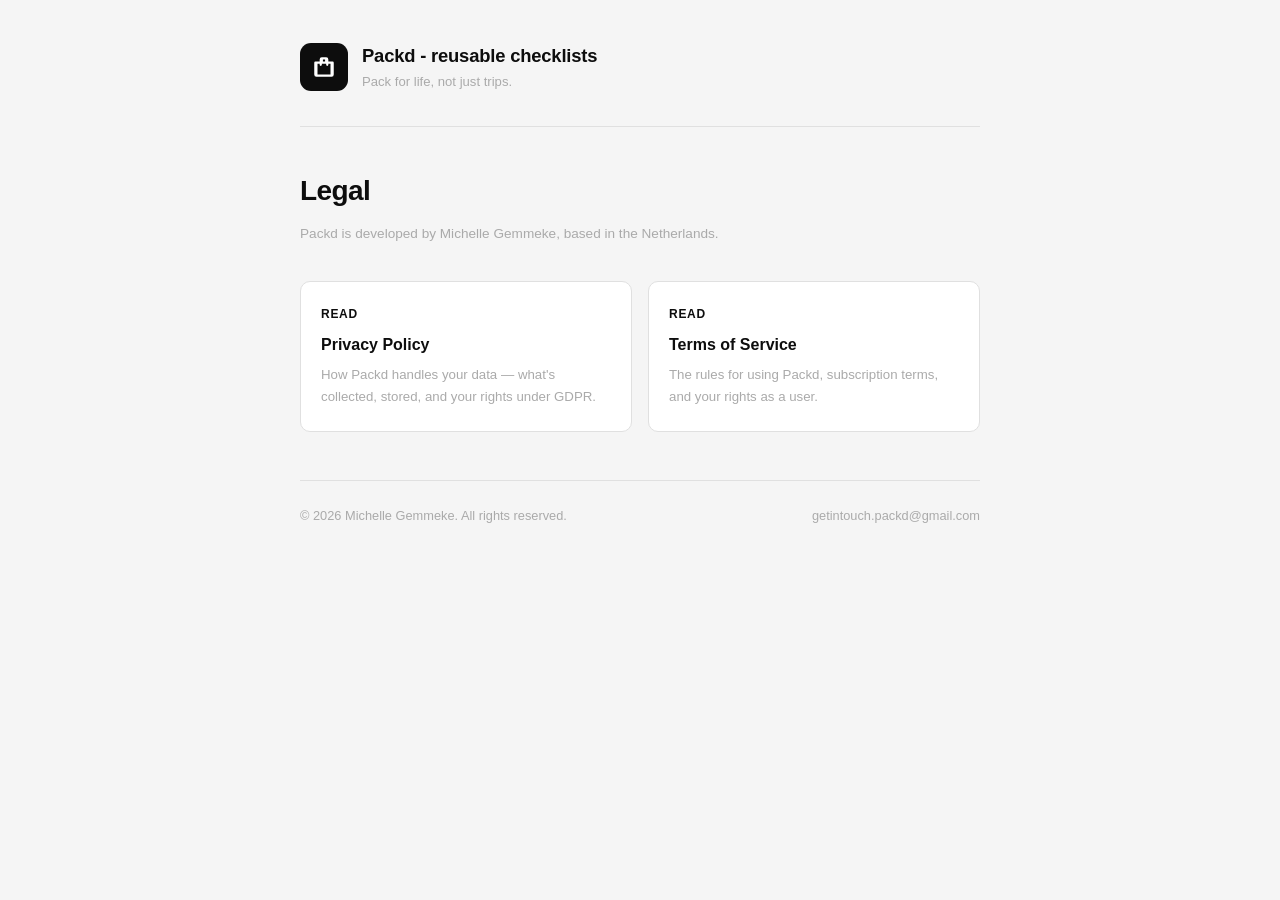
<file: index.html>
<!DOCTYPE html>
<html lang="en">
<head>
  <meta charset="UTF-8" />
  <meta name="viewport" content="width=device-width, initial-scale=1.0" />
  <title>Packd – Legal</title>
  <link rel="stylesheet" href="style.css" />
</head>
<body>

  <header>
    <div class="header-inner">
      <div class="app-icon">
        <svg viewBox="0 0 24 24" xmlns="http://www.w3.org/2000/svg">
          <path d="M20 7h-4V5a2 2 0 0 0-2-2h-4a2 2 0 0 0-2 2v2H4a1 1 0 0 0-1 1v11a2 2 0 0 0 2 2h14a2 2 0 0 0 2-2V8a1 1 0 0 0-1-1zm-9-2h2v2h-2V5zm7 14H6V9h2v1a1 1 0 0 0 2 0V9h4v1a1 1 0 0 0 2 0V9h2v10z"/>
        </svg>
      </div>
      <div class="brand">
        <h1>Packd - reusable checklists</h1>
        <p>Pack for life, not just trips.</p>
      </div>
    </div>
  </header>

  <main>
    <h1 class="page-title">Legal</h1>
    <p class="last-updated">Packd is developed by Michelle Gemmeke, based in the Netherlands.</p>

    <div class="card-grid">
      <a class="card" href="privacy/">
        <div class="card-label">Read</div>
        <h2>Privacy Policy</h2>
        <p>How Packd handles your data — what's collected, stored, and your rights under GDPR.</p>
      </a>
      <a class="card" href="terms/">
        <div class="card-label">Read</div>
        <h2>Terms of Service</h2>
        <p>The rules for using Packd, subscription terms, and your rights as a user.</p>
      </a>
    </div>
  </main>

  <footer>
    <p>&copy; 2026 Michelle Gemmeke. All rights reserved.</p>
    <p><a href="mailto:getintouch.packd@gmail.com">getintouch.packd@gmail.com</a></p>
  </footer>

</body>
</html>
</file>
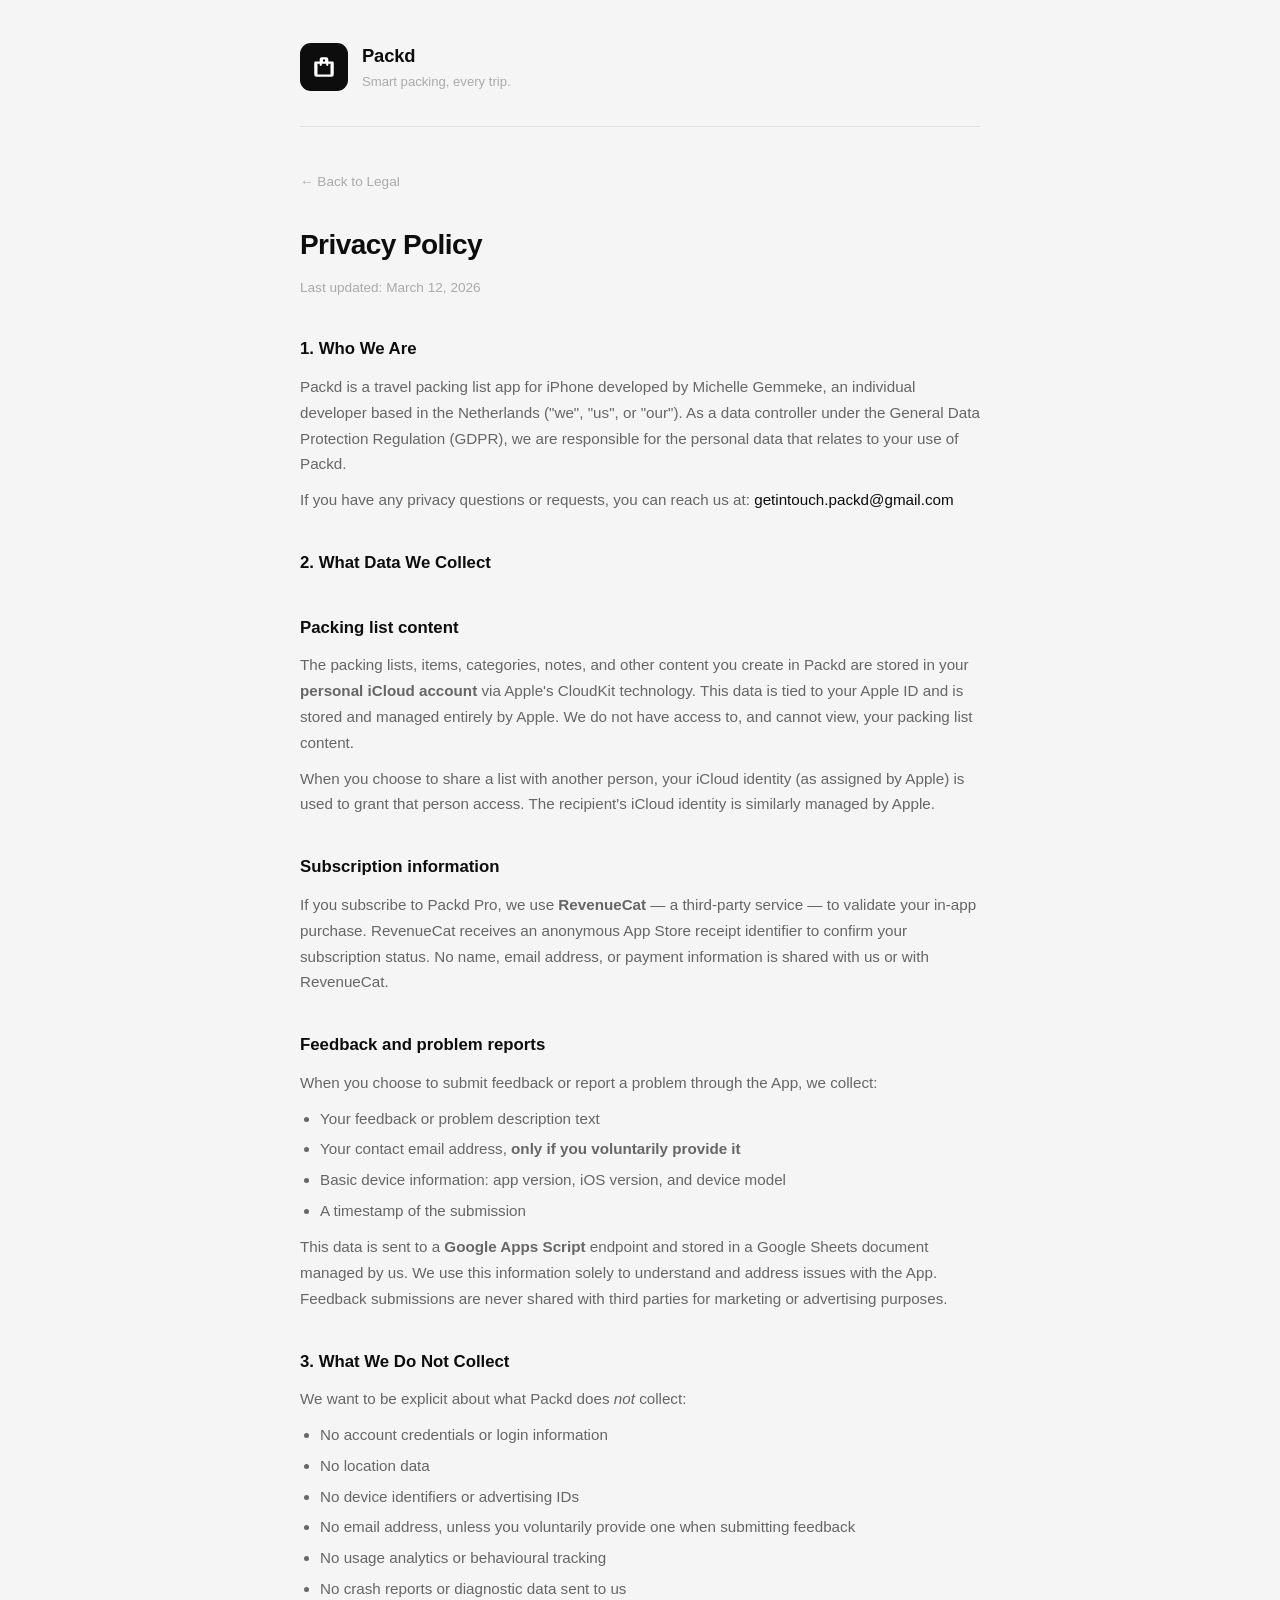
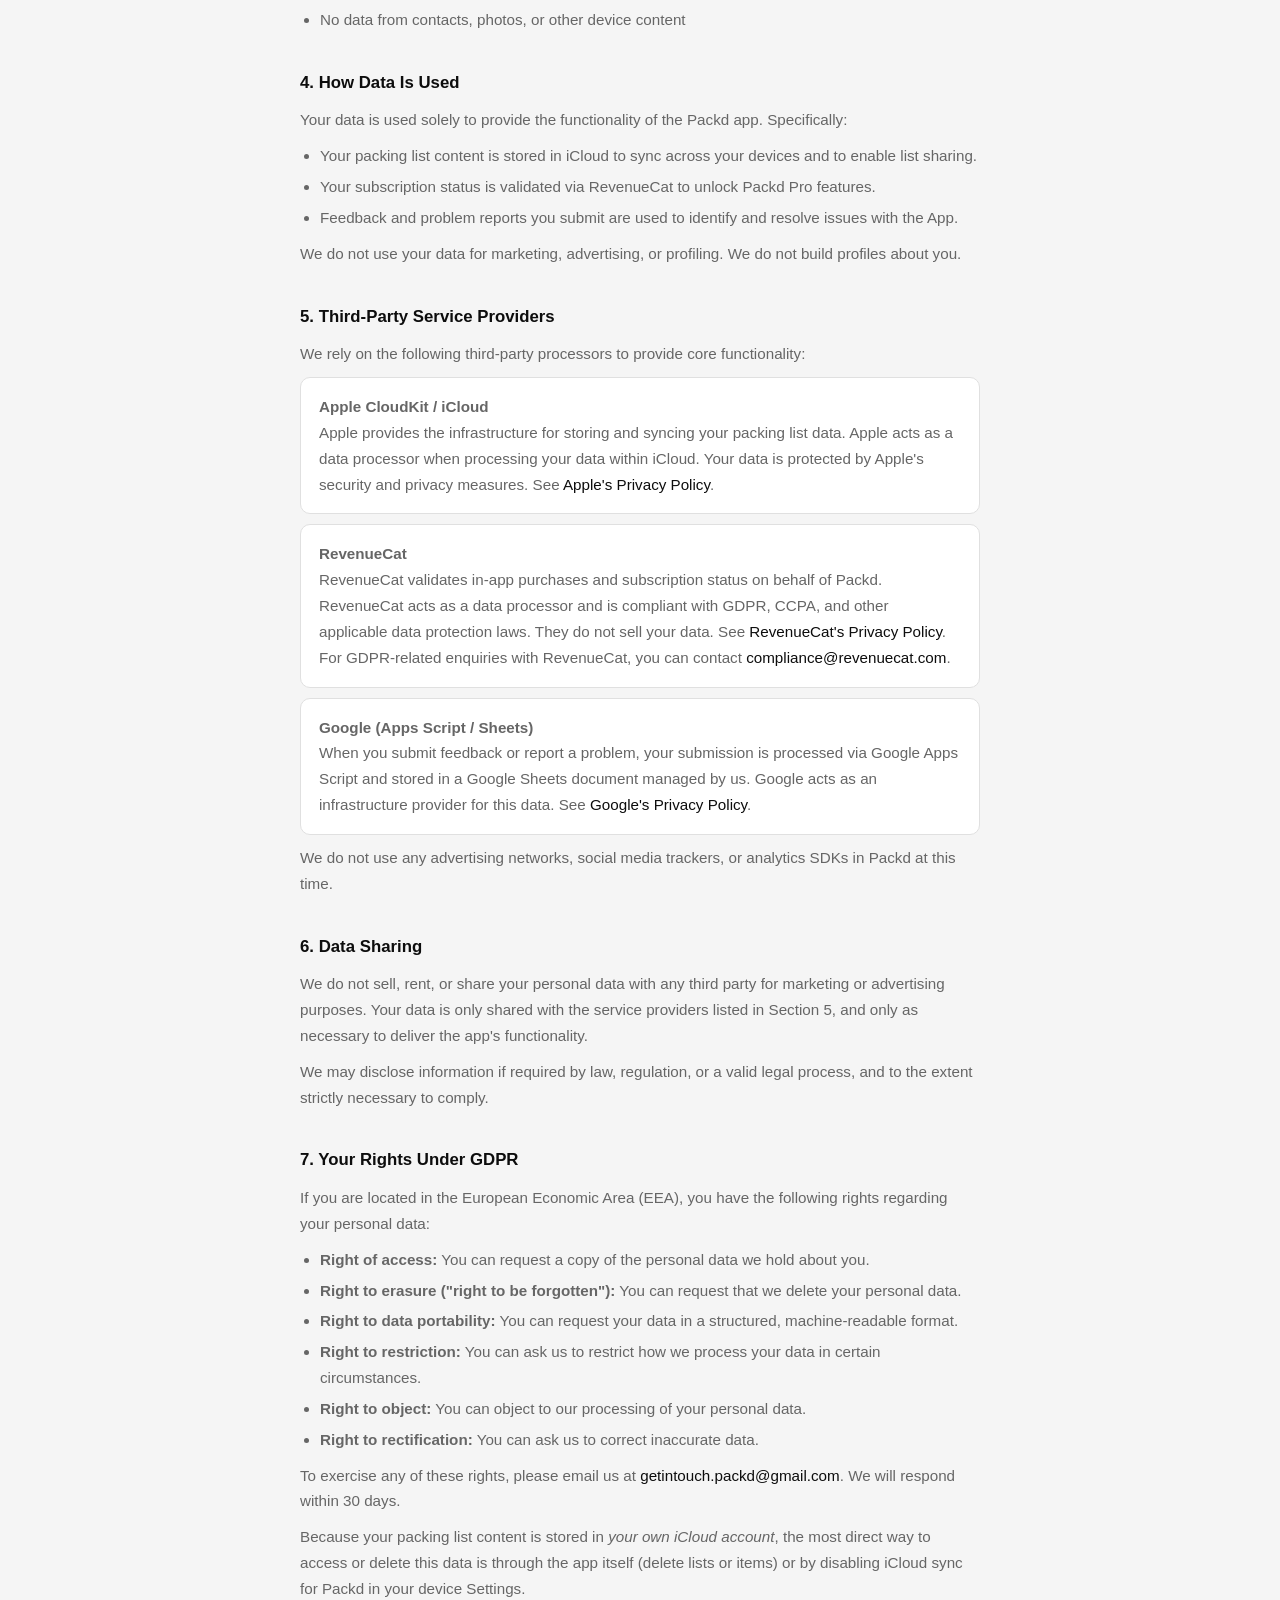
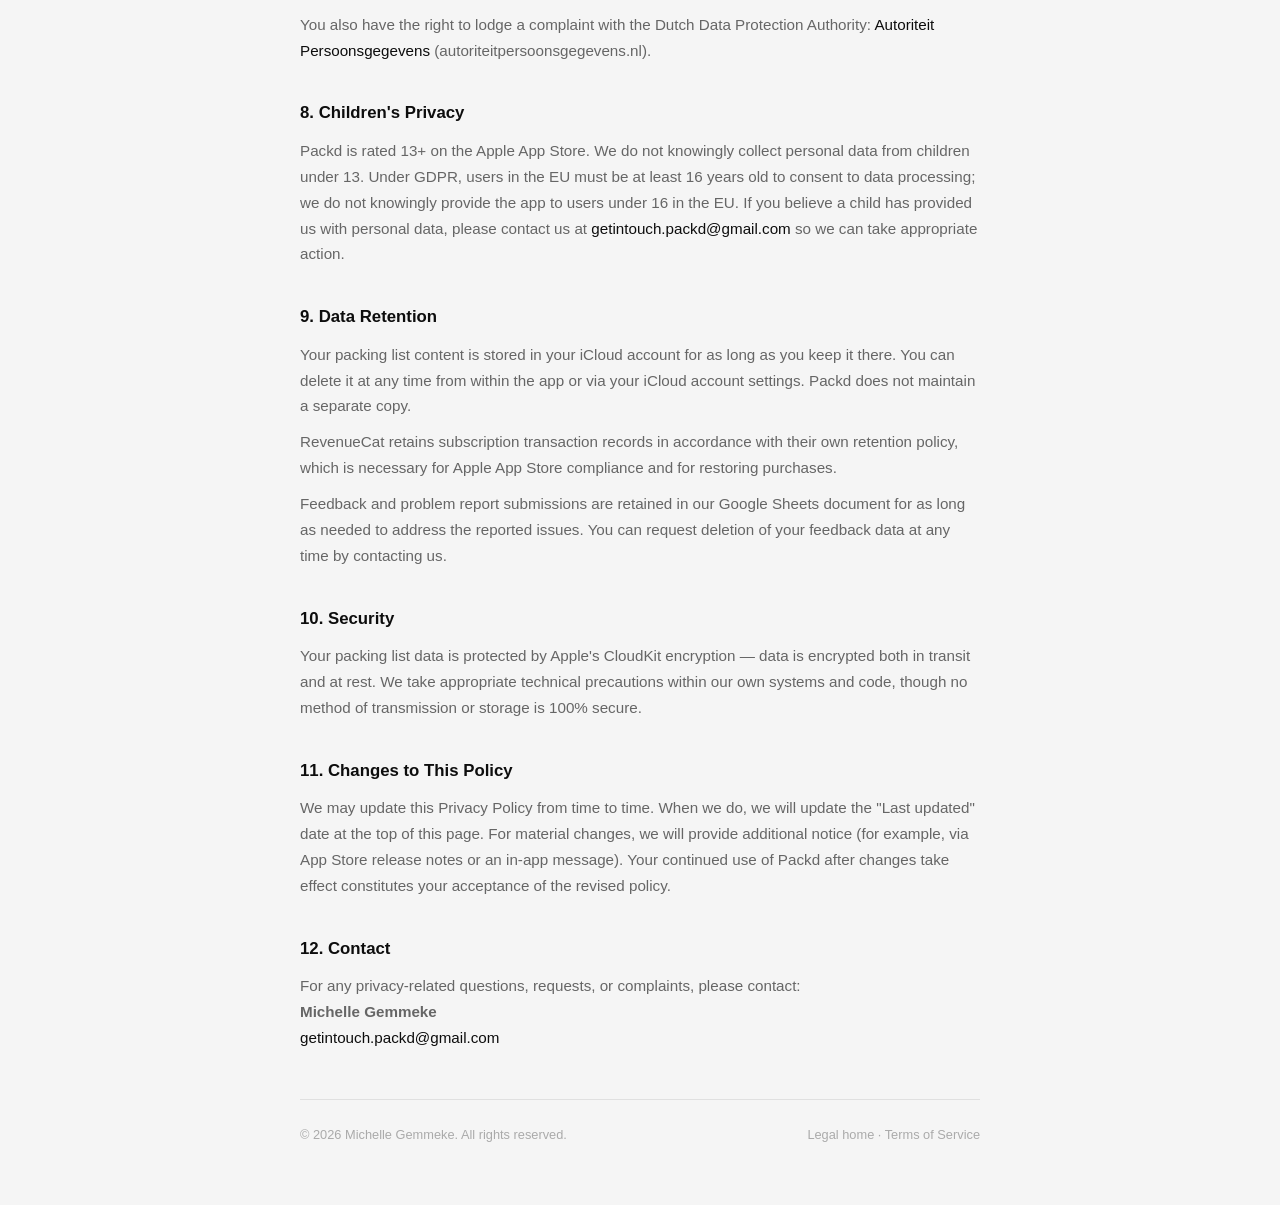
<file: privacy/index.html>
<!DOCTYPE html>
<html lang="en">
<head>
  <meta charset="UTF-8" />
  <meta name="viewport" content="width=device-width, initial-scale=1.0" />
  <title>Privacy Policy – Packd</title>
  <link rel="stylesheet" href="../style.css" />
</head>
<body>

  <header>
    <div class="header-inner">
      <div class="app-icon">
        <svg viewBox="0 0 24 24" xmlns="http://www.w3.org/2000/svg">
          <path d="M20 7h-4V5a2 2 0 0 0-2-2h-4a2 2 0 0 0-2 2v2H4a1 1 0 0 0-1 1v11a2 2 0 0 0 2 2h14a2 2 0 0 0 2-2V8a1 1 0 0 0-1-1zm-9-2h2v2h-2V5zm7 14H6V9h2v1a1 1 0 0 0 2 0V9h4v1a1 1 0 0 0 2 0V9h2v10z"/>
        </svg>
      </div>
      <div class="brand">
        <h1>Packd</h1>
        <p>Smart packing, every trip.</p>
      </div>
    </div>
  </header>

  <main>
    <a class="back-link" href="../">← Back to Legal</a>

    <h1 class="page-title">Privacy Policy</h1>
    <p class="last-updated">Last updated: March 12, 2026</p>

    <section>
      <h2>1. Who We Are</h2>
      <p>Packd is a travel packing list app for iPhone developed by Michelle Gemmeke, an individual developer based in the Netherlands ("we", "us", or "our"). As a data controller under the General Data Protection Regulation (GDPR), we are responsible for the personal data that relates to your use of Packd.</p>
      <p>If you have any privacy questions or requests, you can reach us at: <a href="mailto:getintouch.packd@gmail.com">getintouch.packd@gmail.com</a></p>
    </section>

    <section>
      <h2>2. What Data We Collect</h2>

      <h2>Packing list content</h2>
      <p>The packing lists, items, categories, notes, and other content you create in Packd are stored in your <strong>personal iCloud account</strong> via Apple's CloudKit technology. This data is tied to your Apple ID and is stored and managed entirely by Apple. We do not have access to, and cannot view, your packing list content.</p>
      <p>When you choose to share a list with another person, your iCloud identity (as assigned by Apple) is used to grant that person access. The recipient's iCloud identity is similarly managed by Apple.</p>

      <h2>Subscription information</h2>
      <p>If you subscribe to Packd Pro, we use <strong>RevenueCat</strong> — a third-party service — to validate your in-app purchase. RevenueCat receives an anonymous App Store receipt identifier to confirm your subscription status. No name, email address, or payment information is shared with us or with RevenueCat.</p>

      <h2>Feedback and problem reports</h2>
      <p>When you choose to submit feedback or report a problem through the App, we collect:</p>
      <ul>
        <li>Your feedback or problem description text</li>
        <li>Your contact email address, <strong>only if you voluntarily provide it</strong></li>
        <li>Basic device information: app version, iOS version, and device model</li>
        <li>A timestamp of the submission</li>
      </ul>
      <p>This data is sent to a <strong>Google Apps Script</strong> endpoint and stored in a Google Sheets document managed by us. We use this information solely to understand and address issues with the App. Feedback submissions are never shared with third parties for marketing or advertising purposes.</p>
    </section>

    <section>
      <h2>3. What We Do Not Collect</h2>
      <p>We want to be explicit about what Packd does <em>not</em> collect:</p>
      <ul>
        <li>No account credentials or login information</li>
        <li>No location data</li>
        <li>No device identifiers or advertising IDs</li>
        <li>No email address, unless you voluntarily provide one when submitting feedback</li>
        <li>No usage analytics or behavioural tracking</li>
        <li>No crash reports or diagnostic data sent to us</li>
        <li>No data from contacts, photos, or other device content</li>
      </ul>
    </section>

    <section>
      <h2>4. How Data Is Used</h2>
      <p>Your data is used solely to provide the functionality of the Packd app. Specifically:</p>
      <ul>
        <li>Your packing list content is stored in iCloud to sync across your devices and to enable list sharing.</li>
        <li>Your subscription status is validated via RevenueCat to unlock Packd Pro features.</li>
        <li>Feedback and problem reports you submit are used to identify and resolve issues with the App.</li>
      </ul>
      <p>We do not use your data for marketing, advertising, or profiling. We do not build profiles about you.</p>
    </section>

    <section>
      <h2>5. Third-Party Service Providers</h2>
      <p>We rely on the following third-party processors to provide core functionality:</p>

      <div class="info-box">
        <p><strong>Apple CloudKit / iCloud</strong><br>
        Apple provides the infrastructure for storing and syncing your packing list data. Apple acts as a data processor when processing your data within iCloud. Your data is protected by Apple's security and privacy measures. See <a href="https://www.apple.com/privacy/" target="_blank" rel="noopener">Apple's Privacy Policy</a>.</p>
      </div>

      <div class="info-box">
        <p><strong>RevenueCat</strong><br>
        RevenueCat validates in-app purchases and subscription status on behalf of Packd. RevenueCat acts as a data processor and is compliant with GDPR, CCPA, and other applicable data protection laws. They do not sell your data. See <a href="https://www.revenuecat.com/privacy/" target="_blank" rel="noopener">RevenueCat's Privacy Policy</a>. For GDPR-related enquiries with RevenueCat, you can contact <a href="mailto:compliance@revenuecat.com">compliance@revenuecat.com</a>.</p>
      </div>

      <div class="info-box">
        <p><strong>Google (Apps Script / Sheets)</strong><br>
        When you submit feedback or report a problem, your submission is processed via Google Apps Script and stored in a Google Sheets document managed by us. Google acts as an infrastructure provider for this data. See <a href="https://policies.google.com/privacy" target="_blank" rel="noopener">Google's Privacy Policy</a>.</p>
      </div>

      <p>We do not use any advertising networks, social media trackers, or analytics SDKs in Packd at this time.</p>
    </section>

    <section>
      <h2>6. Data Sharing</h2>
      <p>We do not sell, rent, or share your personal data with any third party for marketing or advertising purposes. Your data is only shared with the service providers listed in Section 5, and only as necessary to deliver the app's functionality.</p>
      <p>We may disclose information if required by law, regulation, or a valid legal process, and to the extent strictly necessary to comply.</p>
    </section>

    <section>
      <h2>7. Your Rights Under GDPR</h2>
      <p>If you are located in the European Economic Area (EEA), you have the following rights regarding your personal data:</p>
      <ul>
        <li><strong>Right of access:</strong> You can request a copy of the personal data we hold about you.</li>
        <li><strong>Right to erasure ("right to be forgotten"):</strong> You can request that we delete your personal data.</li>
        <li><strong>Right to data portability:</strong> You can request your data in a structured, machine-readable format.</li>
        <li><strong>Right to restriction:</strong> You can ask us to restrict how we process your data in certain circumstances.</li>
        <li><strong>Right to object:</strong> You can object to our processing of your personal data.</li>
        <li><strong>Right to rectification:</strong> You can ask us to correct inaccurate data.</li>
      </ul>
      <p>To exercise any of these rights, please email us at <a href="mailto:getintouch.packd@gmail.com">getintouch.packd@gmail.com</a>. We will respond within 30 days.</p>
      <p>Because your packing list content is stored in <em>your own iCloud account</em>, the most direct way to access or delete this data is through the app itself (delete lists or items) or by disabling iCloud sync for Packd in your device Settings.</p>
      <p>You also have the right to lodge a complaint with the Dutch Data Protection Authority: <a href="https://www.autoriteitpersoonsgegevens.nl" target="_blank" rel="noopener">Autoriteit Persoonsgegevens</a> (autoriteitpersoonsgegevens.nl).</p>
    </section>

    <section>
      <h2>8. Children's Privacy</h2>
      <p>Packd is rated 13+ on the Apple App Store. We do not knowingly collect personal data from children under 13. Under GDPR, users in the EU must be at least 16 years old to consent to data processing; we do not knowingly provide the app to users under 16 in the EU. If you believe a child has provided us with personal data, please contact us at <a href="mailto:getintouch.packd@gmail.com">getintouch.packd@gmail.com</a> so we can take appropriate action.</p>
    </section>

    <section>
      <h2>9. Data Retention</h2>
      <p>Your packing list content is stored in your iCloud account for as long as you keep it there. You can delete it at any time from within the app or via your iCloud account settings. Packd does not maintain a separate copy.</p>
      <p>RevenueCat retains subscription transaction records in accordance with their own retention policy, which is necessary for Apple App Store compliance and for restoring purchases.</p>
      <p>Feedback and problem report submissions are retained in our Google Sheets document for as long as needed to address the reported issues. You can request deletion of your feedback data at any time by contacting us.</p>
    </section>

    <section>
      <h2>10. Security</h2>
      <p>Your packing list data is protected by Apple's CloudKit encryption — data is encrypted both in transit and at rest. We take appropriate technical precautions within our own systems and code, though no method of transmission or storage is 100% secure.</p>
    </section>

    <section>
      <h2>11. Changes to This Policy</h2>
      <p>We may update this Privacy Policy from time to time. When we do, we will update the "Last updated" date at the top of this page. For material changes, we will provide additional notice (for example, via App Store release notes or an in-app message). Your continued use of Packd after changes take effect constitutes your acceptance of the revised policy.</p>
    </section>

    <section>
      <h2>12. Contact</h2>
      <p>For any privacy-related questions, requests, or complaints, please contact:<br>
      <strong>Michelle Gemmeke</strong><br>
      <a href="mailto:getintouch.packd@gmail.com">getintouch.packd@gmail.com</a></p>
    </section>
  </main>

  <footer>
    <p>&copy; 2026 Michelle Gemmeke. All rights reserved.</p>
    <p><a href="../">Legal home</a> &middot; <a href="../terms/">Terms of Service</a></p>
  </footer>

</body>
</html>
</file>
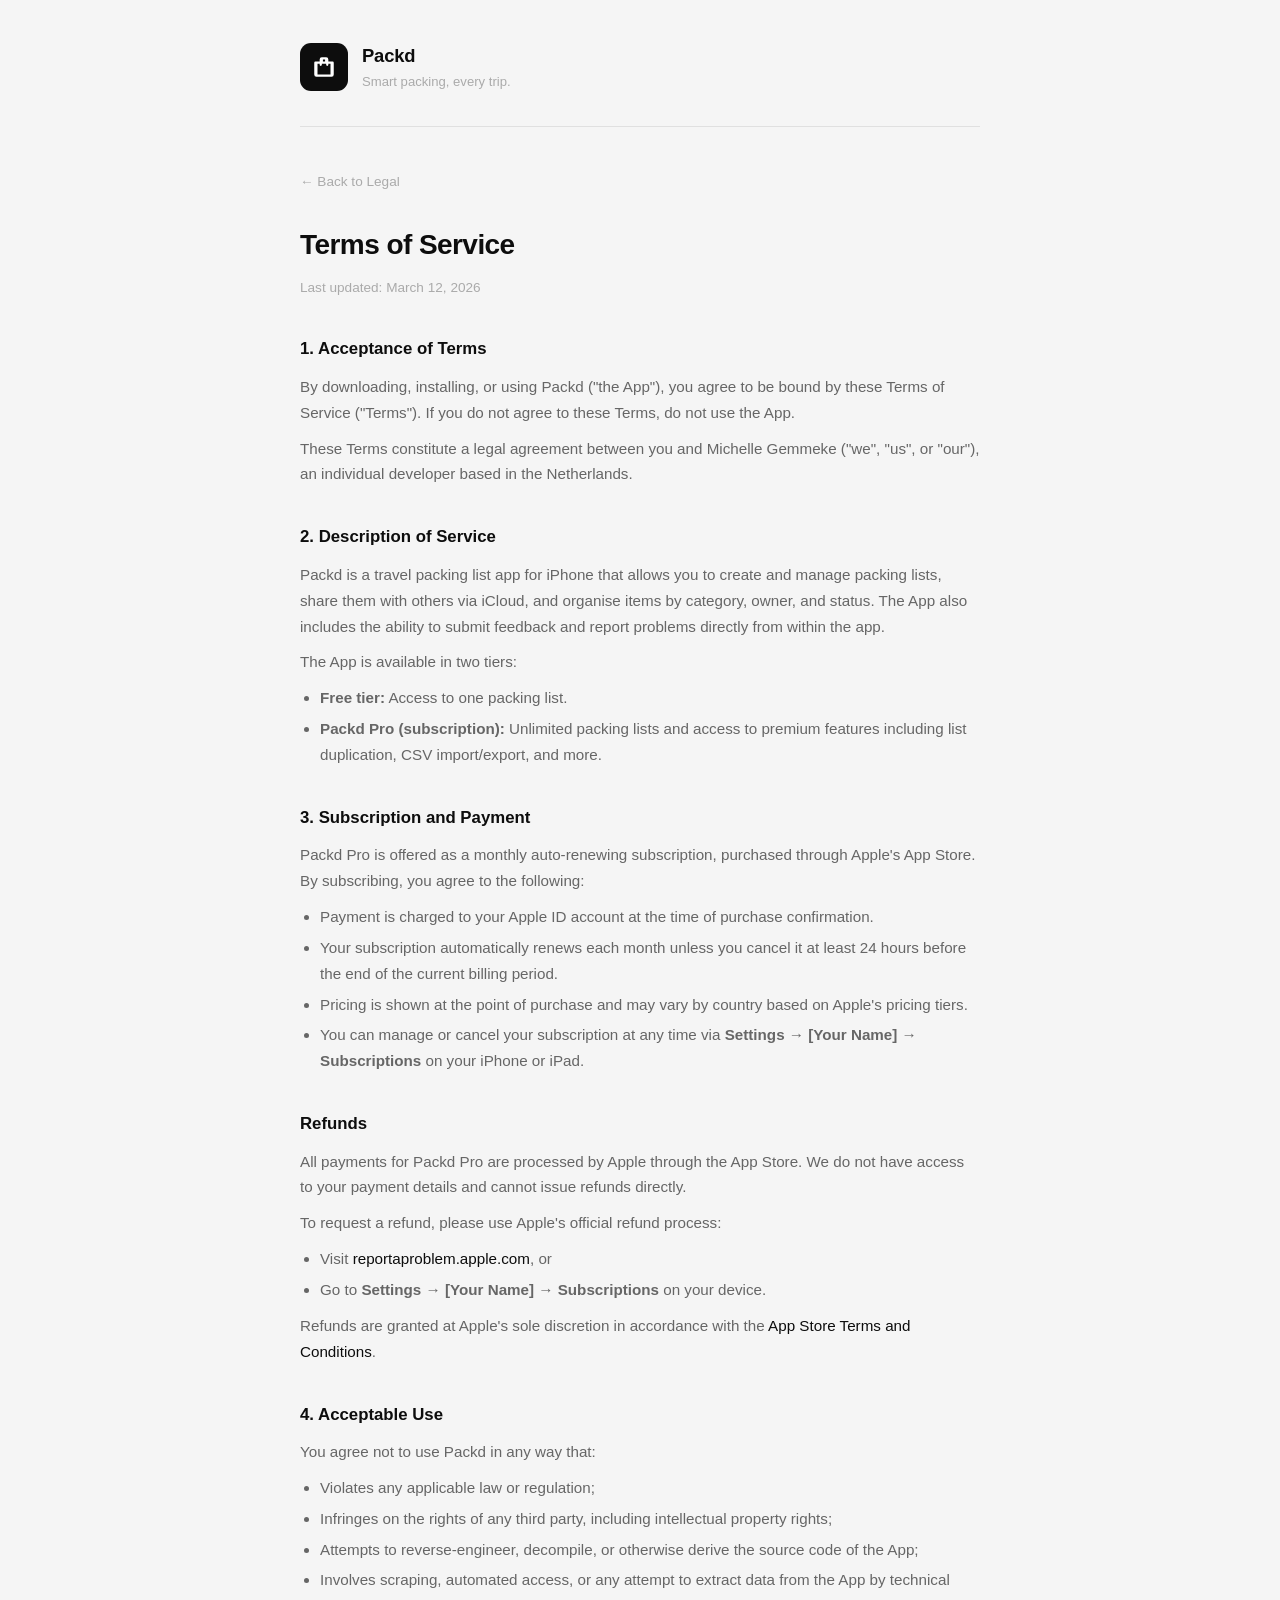
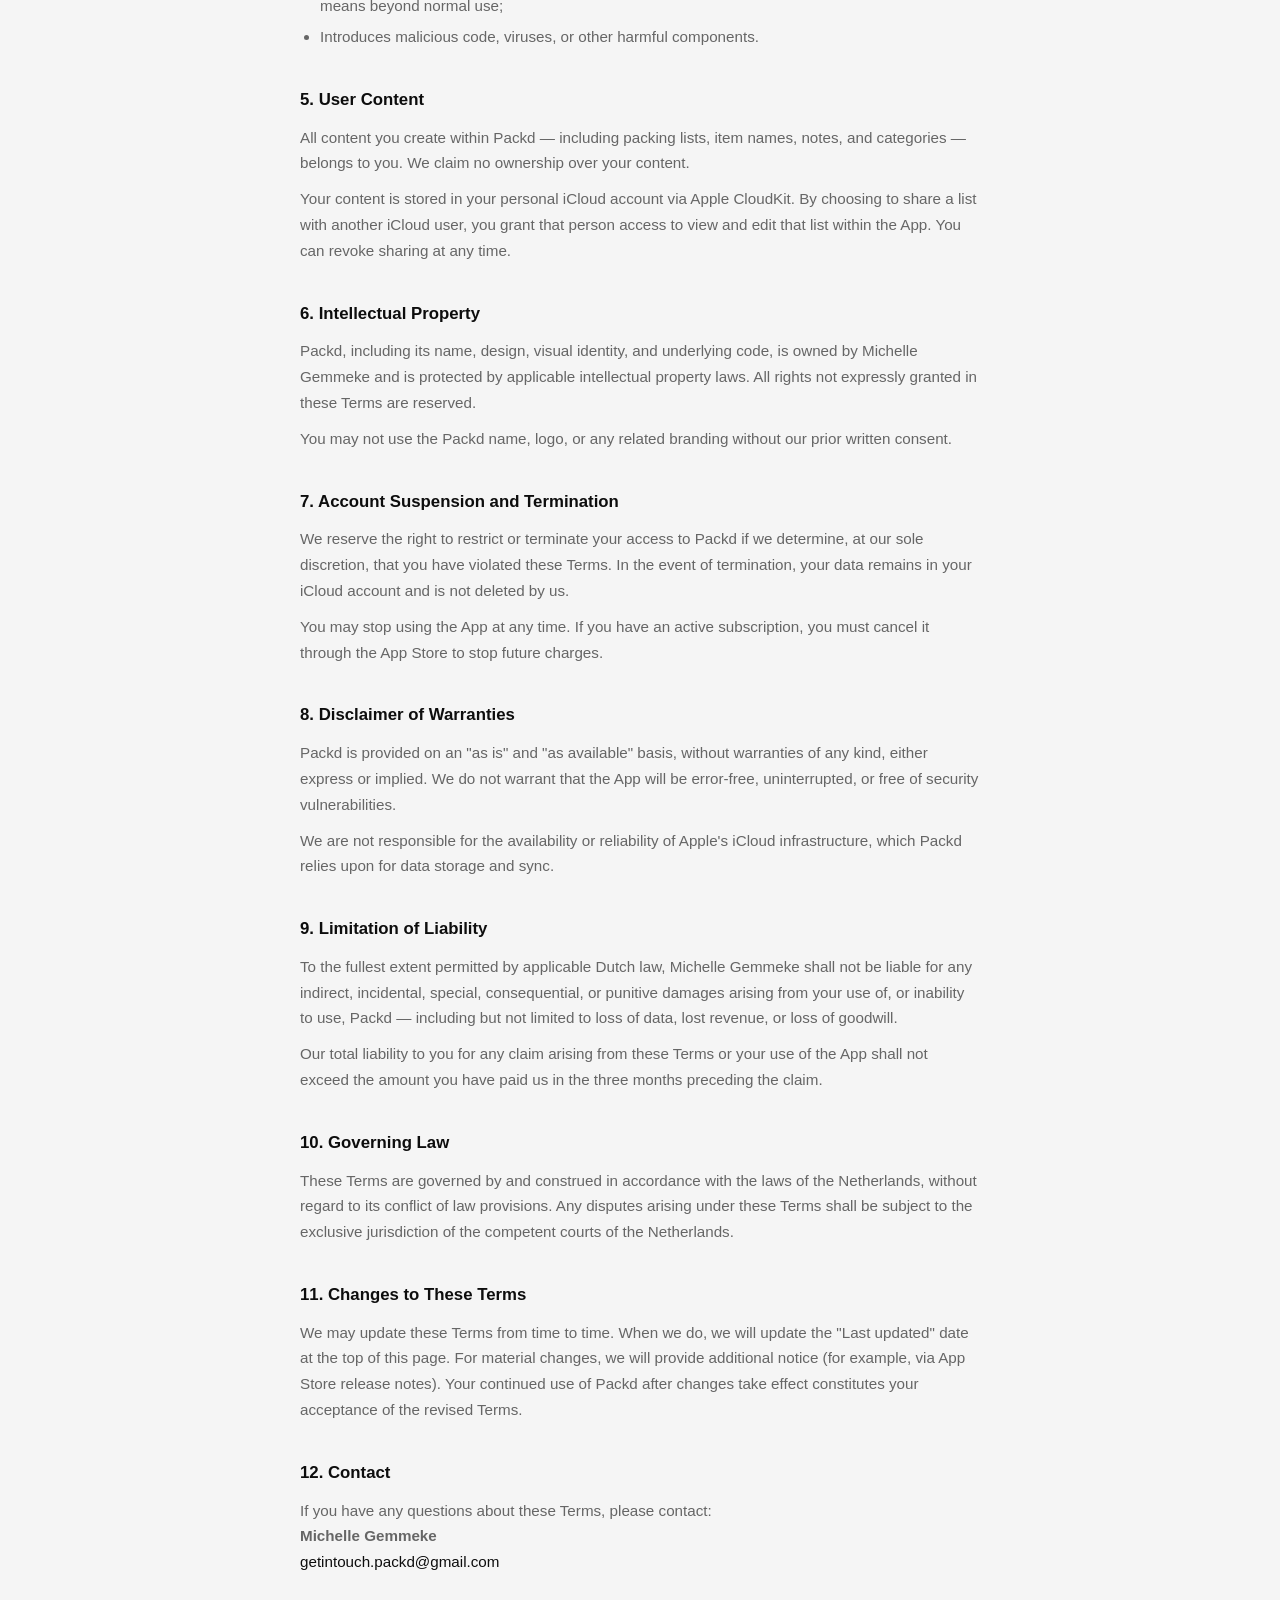
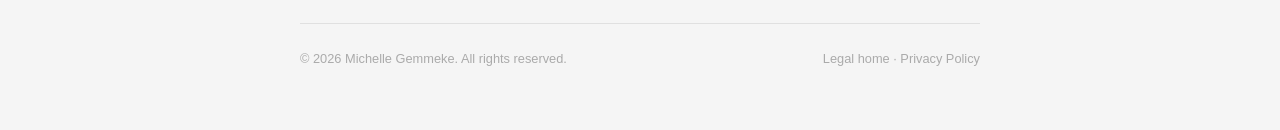
<file: terms/index.html>
<!DOCTYPE html>
<html lang="en">
<head>
  <meta charset="UTF-8" />
  <meta name="viewport" content="width=device-width, initial-scale=1.0" />
  <title>Terms of Service – Packd</title>
  <link rel="stylesheet" href="../style.css" />
</head>
<body>

  <header>
    <div class="header-inner">
      <div class="app-icon">
        <svg viewBox="0 0 24 24" xmlns="http://www.w3.org/2000/svg">
          <path d="M20 7h-4V5a2 2 0 0 0-2-2h-4a2 2 0 0 0-2 2v2H4a1 1 0 0 0-1 1v11a2 2 0 0 0 2 2h14a2 2 0 0 0 2-2V8a1 1 0 0 0-1-1zm-9-2h2v2h-2V5zm7 14H6V9h2v1a1 1 0 0 0 2 0V9h4v1a1 1 0 0 0 2 0V9h2v10z"/>
        </svg>
      </div>
      <div class="brand">
        <h1>Packd</h1>
        <p>Smart packing, every trip.</p>
      </div>
    </div>
  </header>

  <main>
    <a class="back-link" href="../">← Back to Legal</a>

    <h1 class="page-title">Terms of Service</h1>
    <p class="last-updated">Last updated: March 12, 2026</p>

    <section>
      <h2>1. Acceptance of Terms</h2>
      <p>By downloading, installing, or using Packd ("the App"), you agree to be bound by these Terms of Service ("Terms"). If you do not agree to these Terms, do not use the App.</p>
      <p>These Terms constitute a legal agreement between you and Michelle Gemmeke ("we", "us", or "our"), an individual developer based in the Netherlands.</p>
    </section>

    <section>
      <h2>2. Description of Service</h2>
      <p>Packd is a travel packing list app for iPhone that allows you to create and manage packing lists, share them with others via iCloud, and organise items by category, owner, and status. The App also includes the ability to submit feedback and report problems directly from within the app.</p>
      <p>The App is available in two tiers:</p>
      <ul>
        <li><strong>Free tier:</strong> Access to one packing list.</li>
        <li><strong>Packd Pro (subscription):</strong> Unlimited packing lists and access to premium features including list duplication, CSV import/export, and more.</li>
      </ul>
    </section>

    <section>
      <h2>3. Subscription and Payment</h2>
      <p>Packd Pro is offered as a monthly auto-renewing subscription, purchased through Apple's App Store. By subscribing, you agree to the following:</p>
      <ul>
        <li>Payment is charged to your Apple ID account at the time of purchase confirmation.</li>
        <li>Your subscription automatically renews each month unless you cancel it at least 24 hours before the end of the current billing period.</li>
        <li>Pricing is shown at the point of purchase and may vary by country based on Apple's pricing tiers.</li>
        <li>You can manage or cancel your subscription at any time via <strong>Settings → [Your Name] → Subscriptions</strong> on your iPhone or iPad.</li>
      </ul>

      <h2>Refunds</h2>
      <p>All payments for Packd Pro are processed by Apple through the App Store. We do not have access to your payment details and cannot issue refunds directly.</p>
      <p>To request a refund, please use Apple's official refund process:</p>
      <ul>
        <li>Visit <a href="https://reportaproblem.apple.com" target="_blank" rel="noopener">reportaproblem.apple.com</a>, or</li>
        <li>Go to <strong>Settings → [Your Name] → Subscriptions</strong> on your device.</li>
      </ul>
      <p>Refunds are granted at Apple's sole discretion in accordance with the <a href="https://www.apple.com/legal/internet-services/itunes/us/terms.html" target="_blank" rel="noopener">App Store Terms and Conditions</a>.</p>
    </section>

    <section>
      <h2>4. Acceptable Use</h2>
      <p>You agree not to use Packd in any way that:</p>
      <ul>
        <li>Violates any applicable law or regulation;</li>
        <li>Infringes on the rights of any third party, including intellectual property rights;</li>
        <li>Attempts to reverse-engineer, decompile, or otherwise derive the source code of the App;</li>
        <li>Involves scraping, automated access, or any attempt to extract data from the App by technical means beyond normal use;</li>
        <li>Introduces malicious code, viruses, or other harmful components.</li>
      </ul>
    </section>

    <section>
      <h2>5. User Content</h2>
      <p>All content you create within Packd — including packing lists, item names, notes, and categories — belongs to you. We claim no ownership over your content.</p>
      <p>Your content is stored in your personal iCloud account via Apple CloudKit. By choosing to share a list with another iCloud user, you grant that person access to view and edit that list within the App. You can revoke sharing at any time.</p>
    </section>

    <section>
      <h2>6. Intellectual Property</h2>
      <p>Packd, including its name, design, visual identity, and underlying code, is owned by Michelle Gemmeke and is protected by applicable intellectual property laws. All rights not expressly granted in these Terms are reserved.</p>
      <p>You may not use the Packd name, logo, or any related branding without our prior written consent.</p>
    </section>

    <section>
      <h2>7. Account Suspension and Termination</h2>
      <p>We reserve the right to restrict or terminate your access to Packd if we determine, at our sole discretion, that you have violated these Terms. In the event of termination, your data remains in your iCloud account and is not deleted by us.</p>
      <p>You may stop using the App at any time. If you have an active subscription, you must cancel it through the App Store to stop future charges.</p>
    </section>

    <section>
      <h2>8. Disclaimer of Warranties</h2>
      <p>Packd is provided on an "as is" and "as available" basis, without warranties of any kind, either express or implied. We do not warrant that the App will be error-free, uninterrupted, or free of security vulnerabilities.</p>
      <p>We are not responsible for the availability or reliability of Apple's iCloud infrastructure, which Packd relies upon for data storage and sync.</p>
    </section>

    <section>
      <h2>9. Limitation of Liability</h2>
      <p>To the fullest extent permitted by applicable Dutch law, Michelle Gemmeke shall not be liable for any indirect, incidental, special, consequential, or punitive damages arising from your use of, or inability to use, Packd — including but not limited to loss of data, lost revenue, or loss of goodwill.</p>
      <p>Our total liability to you for any claim arising from these Terms or your use of the App shall not exceed the amount you have paid us in the three months preceding the claim.</p>
    </section>

    <section>
      <h2>10. Governing Law</h2>
      <p>These Terms are governed by and construed in accordance with the laws of the Netherlands, without regard to its conflict of law provisions. Any disputes arising under these Terms shall be subject to the exclusive jurisdiction of the competent courts of the Netherlands.</p>
    </section>

    <section>
      <h2>11. Changes to These Terms</h2>
      <p>We may update these Terms from time to time. When we do, we will update the "Last updated" date at the top of this page. For material changes, we will provide additional notice (for example, via App Store release notes). Your continued use of Packd after changes take effect constitutes your acceptance of the revised Terms.</p>
    </section>

    <section>
      <h2>12. Contact</h2>
      <p>If you have any questions about these Terms, please contact:<br>
      <strong>Michelle Gemmeke</strong><br>
      <a href="mailto:getintouch.packd@gmail.com">getintouch.packd@gmail.com</a></p>
    </section>
  </main>

  <footer>
    <p>&copy; 2026 Michelle Gemmeke. All rights reserved.</p>
    <p><a href="../">Legal home</a> &middot; <a href="../privacy/">Privacy Policy</a></p>
  </footer>

</body>
</html>
</file>
<file: style.css>
*, *::before, *::after {
  box-sizing: border-box;
  margin: 0;
  padding: 0;
}

:root {
  --color-bg: #F5F5F5;
  --color-surface: #ffffff;
  --color-text: #0D0D0D;
  --color-text-secondary: #666666;
  --color-text-tertiary: #AAAAAA;
  --color-accent: #0D0D0D;
  --color-border: #E0E0E0;
  --font: -apple-system, BlinkMacSystemFont, "Segoe UI", Helvetica, Arial, sans-serif;
  --radius: 10px;
  --max-width: 680px;
}

html {
  font-size: 16px;
  -webkit-text-size-adjust: 100%;
}

body {
  background: var(--color-bg);
  color: var(--color-text);
  font-family: var(--font);
  line-height: 1.7;
  padding: 0 20px 60px;
}

/* Header */
header {
  max-width: var(--max-width);
  margin: 0 auto;
  padding: 40px 0 32px;
  border-bottom: 1px solid var(--color-border);
  margin-bottom: 40px;
}

.header-inner {
  display: flex;
  align-items: center;
  gap: 14px;
}

.app-icon {
  width: 48px;
  height: 48px;
  border-radius: 11px;
  background: var(--color-accent);
  display: flex;
  align-items: center;
  justify-content: center;
  flex-shrink: 0;
}

.app-icon svg {
  width: 26px;
  height: 26px;
  fill: #fff;
}

.brand h1 {
  font-size: 1.15rem;
  font-weight: 700;
  letter-spacing: -0.01em;
  color: var(--color-text);
}

.brand p {
  font-size: 0.82rem;
  color: var(--color-text-tertiary);
}

/* Main content */
main {
  max-width: var(--max-width);
  margin: 0 auto;
}

.page-title {
  font-size: 1.75rem;
  font-weight: 800;
  letter-spacing: -0.02em;
  color: var(--color-text);
  margin-bottom: 8px;
}

.last-updated {
  font-size: 0.85rem;
  color: var(--color-text-tertiary);
  margin-bottom: 36px;
}

/* Sections */
section {
  margin-bottom: 32px;
}

h2 {
  font-size: 1.05rem;
  font-weight: 700;
  color: var(--color-text);
  margin-bottom: 10px;
  margin-top: 36px;
}

section:first-of-type h2 {
  margin-top: 0;
}

p {
  font-size: 0.95rem;
  color: var(--color-text-secondary);
  margin-bottom: 10px;
}

p:last-child {
  margin-bottom: 0;
}

ul, ol {
  padding-left: 20px;
  margin-bottom: 10px;
}

li {
  font-size: 0.95rem;
  color: var(--color-text-secondary);
  margin-bottom: 5px;
}

a {
  color: var(--color-accent);
  text-decoration: none;
}

a:hover {
  text-decoration: underline;
}

/* Info box */
.info-box {
  background: var(--color-surface);
  border: 1px solid var(--color-border);
  border-radius: var(--radius);
  padding: 16px 18px;
  margin-bottom: 10px;
}

.info-box p {
  margin-bottom: 0;
}

/* Back link */
.back-link {
  display: inline-flex;
  align-items: center;
  gap: 6px;
  font-size: 0.85rem;
  color: var(--color-text-tertiary);
  margin-bottom: 28px;
  text-decoration: none;
}

.back-link:hover {
  color: var(--color-accent);
  text-decoration: none;
}

/* Footer */
footer {
  max-width: var(--max-width);
  margin: 48px auto 0;
  padding-top: 24px;
  border-top: 1px solid var(--color-border);
  display: flex;
  justify-content: space-between;
  flex-wrap: wrap;
  gap: 8px;
}

footer p {
  font-size: 0.8rem;
  color: var(--color-text-tertiary);
  margin: 0;
}

footer a {
  color: var(--color-text-tertiary);
}

footer a:hover {
  color: var(--color-accent);
}

/* Index page cards */
.card-grid {
  display: grid;
  grid-template-columns: 1fr 1fr;
  gap: 16px;
  margin-top: 32px;
}

.card {
  background: var(--color-surface);
  border: 1px solid var(--color-border);
  border-radius: var(--radius);
  padding: 22px 20px;
  text-decoration: none;
  display: block;
  transition: border-color 0.15s, box-shadow 0.15s;
}

.card:hover {
  border-color: var(--color-accent);
  box-shadow: 0 2px 10px rgba(0, 0, 0, 0.08);
  text-decoration: none;
}

.card-label {
  font-size: 0.75rem;
  font-weight: 600;
  text-transform: uppercase;
  letter-spacing: 0.06em;
  color: var(--color-accent);
  margin-bottom: 6px;
}

.card h2 {
  font-size: 1rem;
  font-weight: 700;
  color: var(--color-text);
  margin: 0 0 6px;
}

.card p {
  font-size: 0.83rem;
  color: var(--color-text-tertiary);
  margin: 0;
}

/* Responsive */
@media (max-width: 480px) {
  .card-grid {
    grid-template-columns: 1fr;
  }

  .page-title {
    font-size: 1.45rem;
  }
}
</file>
